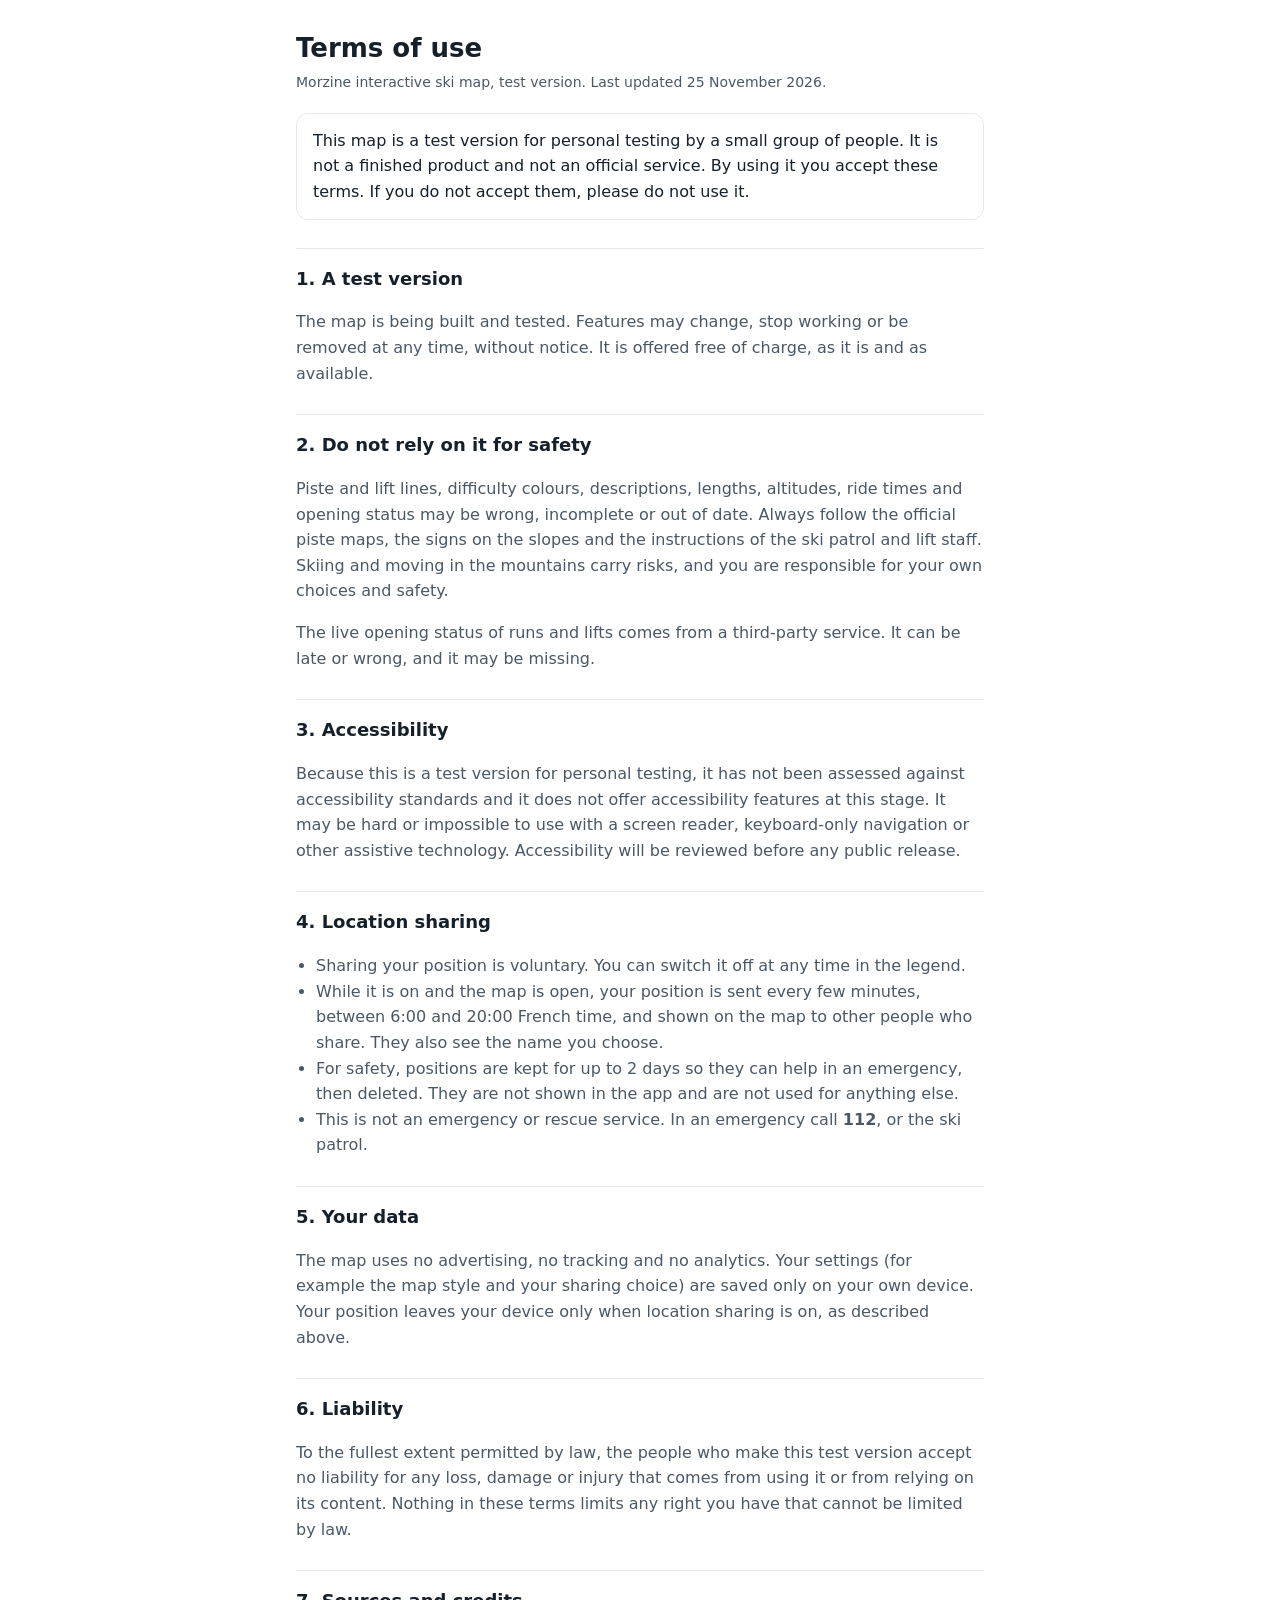
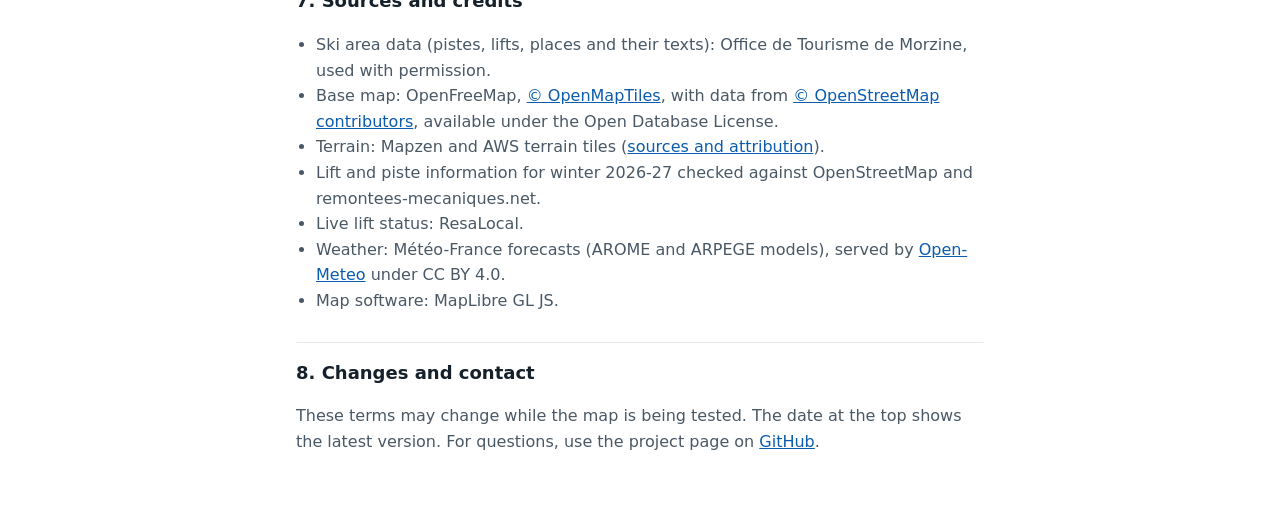
<file: site/terms/index.html>
<!doctype html>
<html lang="en">
<head>
<meta charset="utf-8">
<meta name="viewport" content="width=device-width, initial-scale=1">
<meta name="robots" content="noindex, nofollow">
<meta http-equiv="Cache-Control" content="no-store">
<title>Terms of use: Morzine map test version</title>
<style>
  :root { --ink: #15202b; --ink-2: #4a5866; --bg: #ffffff; --line: #e3e8ee; --accent: #0b5cad; }
  @media (prefers-color-scheme: dark) { :root { --ink: #e6edf3; --ink-2: #a7b3bf; --bg: #11161c; --line: #2a333d; --accent: #6cb0ff; } }
  * { box-sizing: border-box; }
  body { margin: 0; background: var(--bg); color: var(--ink); font: 16px/1.6 system-ui, -apple-system, "Segoe UI", sans-serif; }
  main { max-width: 720px; margin: 0 auto; padding: 32px 16px 48px; }
  h1 { font-size: 26px; line-height: 1.25; margin: 0 0 6px; }
  h2 { font-size: 18px; margin: 28px 0 6px; padding-top: 16px; border-top: 1px solid var(--line); }
  p, li { color: var(--ink-2); }
  ul { padding-inline-start: 20px; }
  .updated { font-size: 14px; color: var(--ink-2); margin: 0 0 20px; }
  .box { border: 1px solid var(--line); border-radius: 12px; padding: 14px 16px; margin: 16px 0; }
  .box p { margin: 0; color: var(--ink); }
  a { color: var(--accent); }
</style>
</head>
<body>
<main>
  <h1>Terms of use</h1>
  <p class="updated">Morzine interactive ski map, test version. Last updated 25 November 2026.</p>

  <div class="box">
    <p>This map is a test version for personal testing by a small group of people. It is not a finished
    product and not an official service. By using it you accept these terms. If you do not accept them,
    please do not use it.</p>
  </div>

  <h2>1. A test version</h2>
  <p>The map is being built and tested. Features may change, stop working or be removed at any time,
  without notice. It is offered free of charge, as it is and as available.</p>

  <h2>2. Do not rely on it for safety</h2>
  <p>Piste and lift lines, difficulty colours, descriptions, lengths, altitudes, ride times and opening
  status may be wrong, incomplete or out of date. Always follow the official piste maps, the signs on
  the slopes and the instructions of the ski patrol and lift staff. Skiing and moving in the mountains
  carry risks, and you are responsible for your own choices and safety.</p>
  <p>The live opening status of runs and lifts comes from a third-party service. It can be late or
  wrong, and it may be missing.</p>

  <h2>3. Accessibility</h2>
  <p>Because this is a test version for personal testing, it has not been assessed against accessibility
  standards and it does not offer accessibility features at this stage. It may be hard or impossible
  to use with a screen reader, keyboard-only navigation or other assistive technology. Accessibility
  will be reviewed before any public release.</p>

  <h2>4. Location sharing</h2>
  <ul>
    <li>Sharing your position is voluntary. You can switch it off at any time in the legend.</li>
    <li>While it is on and the map is open, your position is sent every few minutes, between 6:00 and
      20:00 French time, and shown on the map to other people who share. They also see the name you
      choose.</li>
    <li>For safety, positions are kept for up to 2 days so they can help in an emergency, then deleted.
      They are not shown in the app and are not used for anything else.</li>
    <li>This is not an emergency or rescue service. In an emergency call <strong>112</strong>, or the ski
      patrol.</li>
  </ul>

  <h2>5. Your data</h2>
  <p>The map uses no advertising, no tracking and no analytics. Your settings (for example the map style
  and your sharing choice) are saved only on your own device. Your position leaves your device only when
  location sharing is on, as described above.</p>

  <h2>6. Liability</h2>
  <p>To the fullest extent permitted by law, the people who make this test version accept no liability
  for any loss, damage or injury that comes from using it or from relying on its content.
  Nothing in these terms limits any right you have that cannot be limited by law.</p>

  <h2>7. Sources and credits</h2>
  <ul>
    <li>Ski area data (pistes, lifts, places and their texts): Office de Tourisme de Morzine, used with
      permission.</li>
    <li>Base map: OpenFreeMap, <a href="https://www.openmaptiles.org/">© OpenMapTiles</a>, with data
      from <a href="https://www.openstreetmap.org/copyright">© OpenStreetMap contributors</a>, available
      under the Open Database License.</li>
    <li>Terrain: Mapzen and AWS terrain tiles
      (<a href="https://github.com/tilezen/joerd/blob/master/docs/attribution.md">sources and
      attribution</a>).</li>
    <li>Lift and piste information for winter 2026-27 checked against OpenStreetMap and
      remontees-mecaniques.net.</li>
    <li>Live lift status: ResaLocal.</li>
    <li>Weather: Météo-France forecasts (AROME and ARPEGE models), served by
      <a href="https://open-meteo.com">Open-Meteo</a> under CC BY 4.0.</li>
    <li>Map software: MapLibre GL JS.</li>
  </ul>

  <h2>8. Changes and contact</h2>
  <p>These terms may change while the map is being tested. The date at the top shows the latest
  version. For questions, use the project page on
  <a href="https://github.com/ophirmil12/morzine-map">GitHub</a>.</p>
</main>
</body>
</html>
</file>
